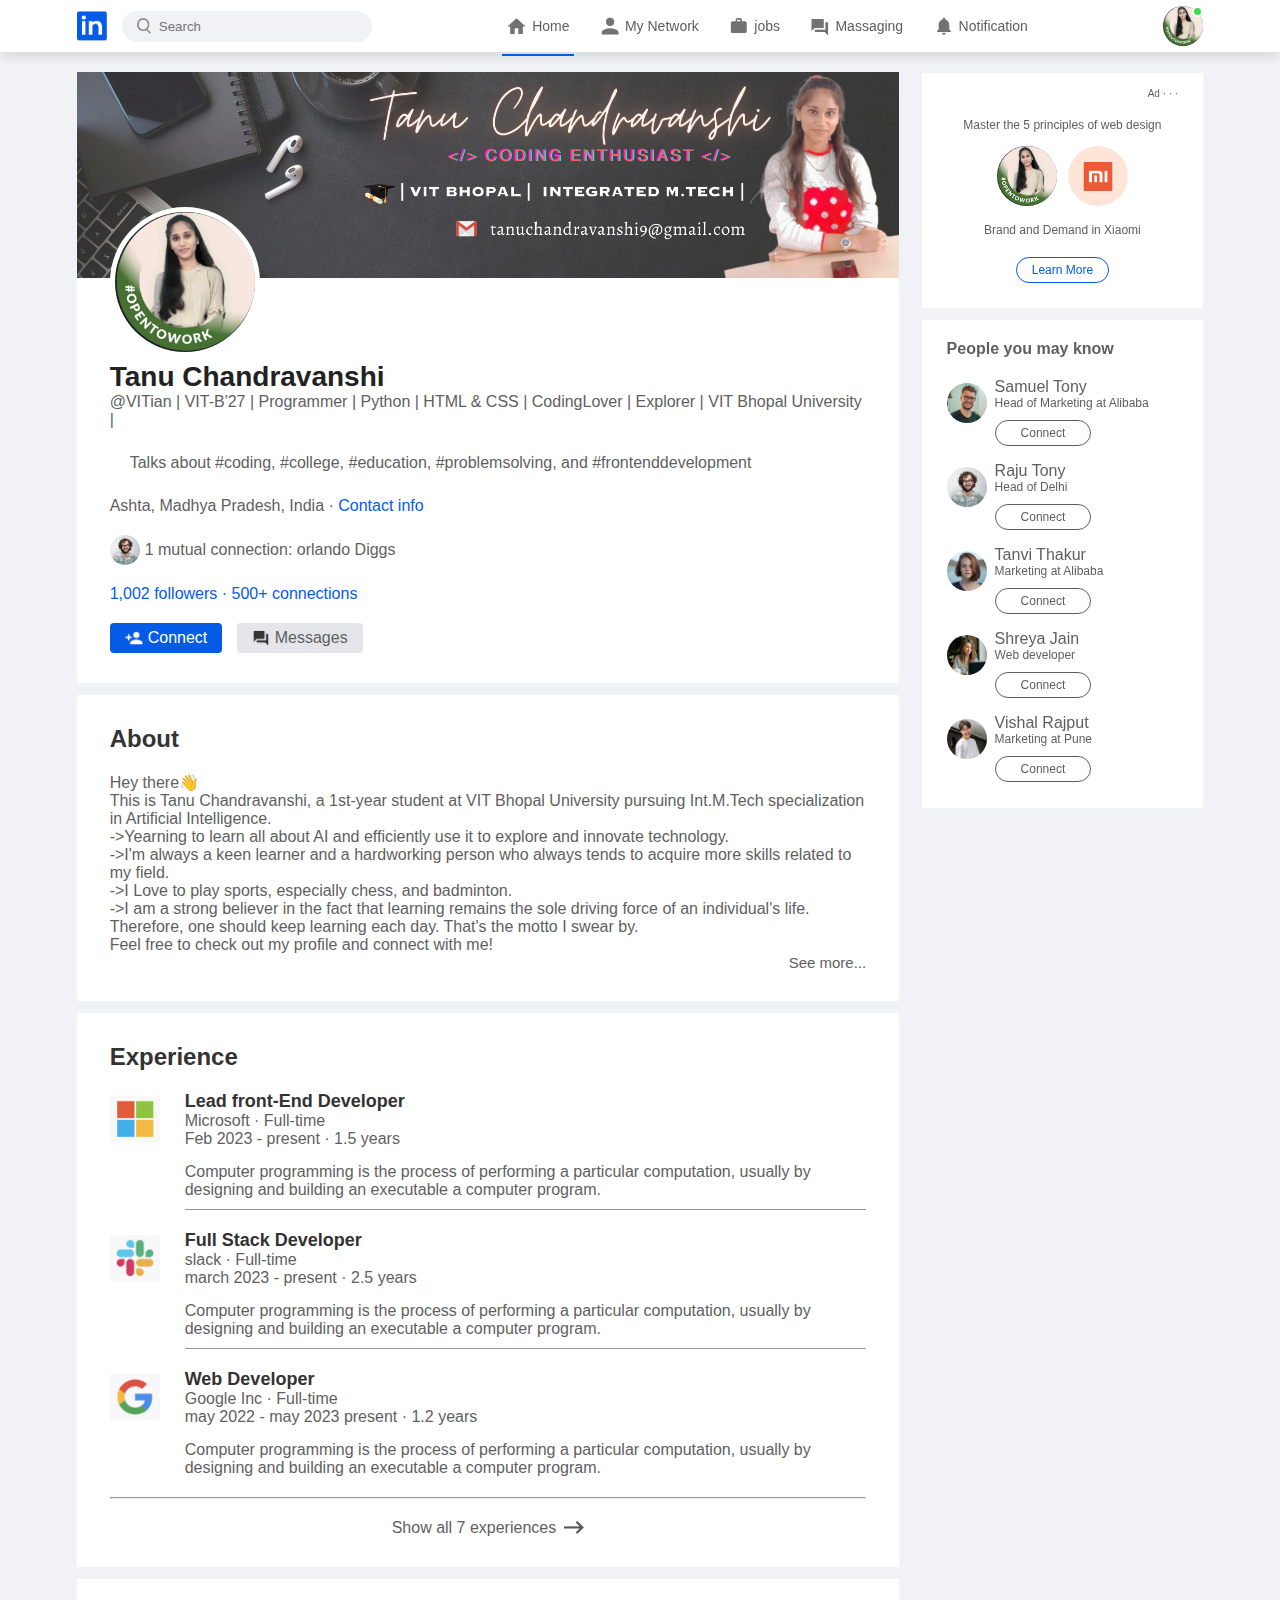
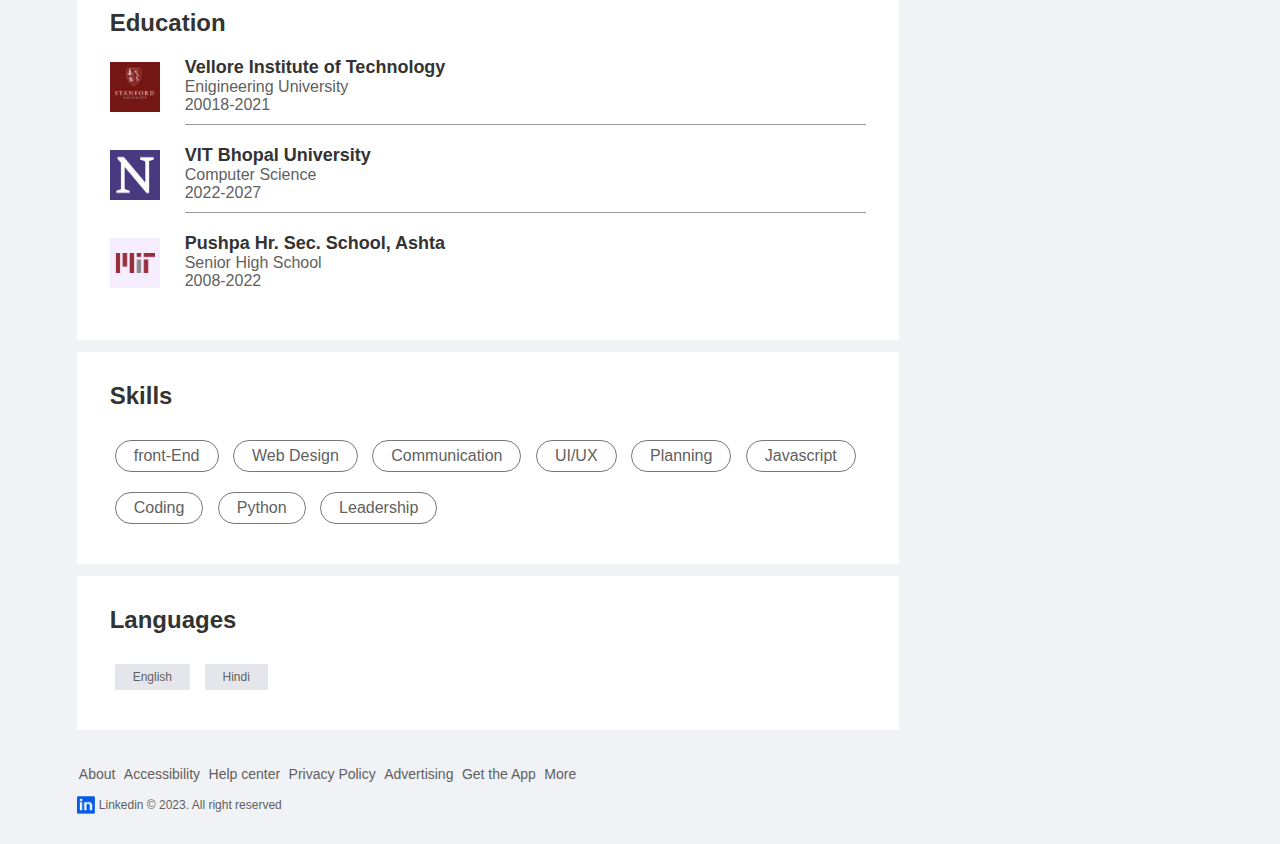
<file: profilee.html>
<!DOCTYPE html>
<html lang="en">

<head>
    <meta charset="UTF-8">
    <meta http-equiv="X-UA-Compatible" content="IE=edge">
    <meta name="viewport" content="width=device-width, initial-scale=1.0">
    <title>Linkedin Website</title>
    <link rel="stylesheet" href="style.css">
</head>

<body>

    <nav class="navbar">
        <div class="navbar-left">
            <a href="index.html" class="logo"><img src="images/logo.png"></a>

            <div class="search-box">
                <img src="images/search.png">
                <input type="text" placeholder="Search">
            </div>
        </div>
        <div class="navbar-center">
            <ul>
                <li><a href="#" class="active-link"><img src="images/home.png"> <span>Home</span></a></li>
                <li><a href="#"><img src="images/network.png"> <span>My Network</span></a></li>
                <li><a href="#"><img src="images/jobs.png"> <span>jobs</span></a></li>
                <li><a href="#"><img src="images/message.png"> <span>Massaging</span></a></li>
                <li><a href="#"><img src="images/notification.png"> <span>Notification</span></a></li>
            </ul>
        </div>
        <div class="navbar-right">
            <div class="online">
                <img src="images/tr.png" class="nav-profile-img" onclick="toggleMenu()">
            </div>

        </div>
        <!---------------------profile-drop  down menu---------------------->
        <div class="profile-menu-wrap" id="profileMenu">
            <div class="profile-menu">
                 <div id="dark-btn" >
                <span></span>

            </div>

                <div class="user-info">
                    <img src="images/tr.png">
                    <div>
                        <h3>Tanu Chandravanshi</h3>
                        <a href="profilee.html">See Your Profile</a>
                    </div>
                </div>
                <hr>
                <a href="#" class="profile-menu-link">
                    <img src="images/feedback.png">
                    <p>Give Feedback</p>
                    <span></span>
                </a>
                <a href="#" class="profile-menu-link">
                    <img src="images/setting.png">
                    <p>Setting & Privacy</p>
                    <span></span>
                </a>

                <a href="#" class="profile-menu-link">
                    <img src="images/help.png">
                    <p>Help & Support</p>
                    <span></span>
                </a>
                <a href="#" class="profile-menu-link">
                    <img src="images/display.png">
                    <p>Display & Accessibility</p>
                    <span></span>
                </a>
                <a href="#" class="profile-menu-link">
                    <img src="images/logout.png">
                    <p>Logout</p>
                    <span></span>
                </a>


            </div>
        </div>





    </nav>

 <!----------------------------navbar close---------------------------->
 <div class="container">
    <div class="profile-main">
        <div class="profile-container">
            <img src="images/banner.png" width="100%">
            <div class="profile-container-inner">
                <img src="images/tr.png" class="profile-pic">
                <h1>Tanu Chandravanshi </h1>

                <b>@VITian | VIT-B'27 | Programmer | Python | HTML & CSS | CodingLover | Explorer | VIT Bhopal
                    University |</b>

                <p class="space">Talks about #coding, #college, #education, #problemsolving, and
                    #frontenddevelopment</p>
                <p>Ashta, Madhya Pradesh, India &middot; <a href="#">Contact info</a></p>
                <div class="mutual-connection">
                    <img src="images/user-2.png">
                    <span>1 mutual connection: orlando Diggs</span>
                </div>
                <p><a href="#">1,002 followers &middot;
                        500+ connections </a></p>
                <div class="profile-btn">
                    <a href="#" class="primary-btn"><img src="images/connect.png">Connect</a>
                    <a href="#"><img src="images/chat.png">Messages</a>
                </div>
            </div>
        </div>

        <div class="profile-description">
            <h2>About</h2>
            <p>Hey there👋
            <p> This is Tanu Chandravanshi, a 1st-year student at VIT Bhopal University pursuing Int.M.Tech
                specialization in Artificial Intelligence.</p>

            <p>->Yearning to learn all about AI and efficiently use it to explore and innovate technology.</p>

            <p> ->I'm always a keen learner and a hardworking person who always tends to acquire more skills related
                to my field.</p>

            <p>->I Love to play sports, especially chess, and badminton.</p>

            <p>->I am a strong believer in the fact that learning remains the sole driving force of an individual's
                life. Therefore, one should keep learning each day. That's the motto I swear by.</p>

            <p>Feel free to check out my profile and connect with me!</p>
            </p>
            <a href="#" class="see-more-link">See more...</a>
        </div>

        <div class="profile-description">
            <h2>Experience</h2>
            <div class="profile-desc-row">
                <img src="images/microsoft.png">
                <div>
                    <h3>Lead front-End Developer</h3>
                    <b>Microsoft &middot; Full-time</b>
                    <b>Feb 2023 - present &middot; 1.5 years</b>
                    <p>Computer programming is the process of performing a particular computation, usually by
                        designing and building an executable a computer program.</p>
                    <hr>
                </div>

            </div>
            <div class="profile-desc-row">
                <img src="images/slack.png">
                <div>
                    <h3>Full Stack Developer</h3>
                    <b>slack &middot; Full-time</b>
                    <b>march 2023 - present &middot; 2.5 years</b>
                    <p>Computer programming is the process of performing a particular computation, usually by
                        designing and building an executable a computer program.</p>
                    <hr>
                </div>

            </div>
            <div class="profile-desc-row">
                <img src="images/google.png">
                <div>
                    <h3>Web Developer</h3>
                    <b>Google Inc &middot; Full-time</b>
                    <b>may 2022 - may 2023 present &middot; 1.2 years</b>
                    <p>Computer programming is the process of performing a particular computation, usually by
                        designing and building an executable a computer program.</p>

                </div>

            </div>
            <hr>
            <a href="#" class="experience-link">Show all 7 experiences <img src="images/right-arrow.png"></a>


        </div>
        <div class="profile-description">
            <h2>Education</h2>
            <div class="profile-desc-row">
                <img src="images/stanford.png">
                <div>
                    <h3>Vellore Institute of Technology</h3>
                    <b>Enigineering University</b>
                    <b>20018-2021</b>
                    <hr>

                </div>

            </div>

            <div class="profile-desc-row">
                <img src="images/north.png">
                <div>
                    <h3>VIT Bhopal University</h3>
                    <b>Computer Science</b>
                    <b>2022-2027</b>
                    <hr>
                </div>

            </div>
            <div class="profile-desc-row">
                <img src="images/mit.png">
                <div>
                    <h3>Pushpa Hr. Sec. School, Ashta</h3>
                    <b>Senior High School </b>
                    <b>2008-2022</b>

                </div>

            </div>
        </div>
        <div class="profile-description">
            <h2>Skills</h2>
            <a href="#" class="skills-btn">front-End</a>
            <a href="#" class="skills-btn">Web Design</a>
            <a href="#" class="skills-btn">Communication</a>
            <a href="#" class="skills-btn">UI/UX</a>
            <a href="#" class="skills-btn">Planning</a>
            <a href="#" class="skills-btn">Javascript</a>
            <a href="#" class="skills-btn">Coding</a>
            <a href="#" class="skills-btn">Python</a>
            <a href="#" class="skills-btn">Leadership</a>
        </div>
        <div class="profile-description">
            <h2>Languages</h2>
            <a href="#" class="language-btn">English</a>
            <a href="#" class="language-btn">Hindi</a>

        </div>


    </div>

    <!------profile-sidebar------------>
    <div class="profile-sidebar">
        <div class="sidebar-ad">
            <small>Ad &middot; &middot; &middot;</small>
            <p> Master the 5 principles of web design</p>
            <div>
                <img src="images/tr.png">
                <img src="images/mi-logo.png">
            </div>
            <b>Brand and Demand in Xiaomi</b>
            <a href="#" class="ad-link">Learn More</a>
        </div>
        <div class="sidebar-people">
            <h3>People you may know</h3>
            <div class="sidebar-people-row">
                <img src="images/user-1.png">
                <div>
                    <h2>Samuel Tony</h2>
                    <p>Head of Marketing at Alibaba</p>
                    <a href="#">Connect</a>
                </div>


            </div>

            <div class="sidebar-people-row">
                <img src="images/user-2.png">
                <div>
                    <h2> Raju Tony</h2>
                    <p>Head of Delhi</p>
                    <a href="#">Connect</a>
                </div>


            </div>

            <div class="sidebar-people-row">
                <img src="images/user-3.png">
                <div>
                    <h2>Tanvi Thakur</h2>
                    <p>Marketing at Alibaba</p>
                    <a href="#">Connect</a>
                </div>


            </div>

            <div class="sidebar-people-row">
                <img src="images/user-4.png">
                <div>
                    <h2>Shreya Jain</h2>
                    <p>Web developer</p>
                    <a href="#">Connect</a>
                </div>


            </div>

            <div class="sidebar-people-row">
                <img src="images/user-5.png">
                <div>
                    <h2>Vishal Rajput</h2>
                    <p> Marketing at Pune</p>
                    <a href="#">Connect</a>
                </div>


            </div>

        </div>

    </div>
</div>

<div class="profile-footer">
    <div class="sidebar-useful-links">
        <a href="#">About</a>
        <a href="#">Accessibility</a>
        <a href="#">Help center</a>
        <a href="#">Privacy Policy</a>
        <a href="#">Advertising</a>
        <a href="#">Get the App</a>
        <a href="#">More</a>

        <div class="copyright-msg">
            <img src="images/logo.png">
            <p>Linkedin &#169; 2023. All right reserved</p>

        </div>

    </div>

</div>




    </div>
    <script src="javascript.js"></script>

</body>

</html>
</file>
<file: style.css>
* {
    margin: 0;
    padding: 0;
    font-family: 'poppins',sans-serif;
    box-sizing:border-box;
}

:root{
    --body-color:#5f5f5f;
    --nav-color:#fff;
    --bg-color:#f0f2f5;


}

.dark-theme{
    --body-color:#0a0a0a;
    --nav-color:#000;
    --bg-color:#000;
}


body{
    background: var(--bg-color);
    color:var(--body-color);
    transition: background 0.3s;;

}
a{
    text-decoration: none;
    color:#5f5f5f;
}


.navbar{
    display: flex;
    align-items: center;
    justify-content: space-between;
    background: #fff;
    padding:6px 6%;
    position: sticky;
    top:0;
    z-index:100;
    box-shadow: 0 5px 10px rgba(0,0,0,0.1);
}
.logo img{
    width:30px;
    margin-right: 15px;
    display: block;
}
.navbar-center ul li{
    display:inline-block;
    list-style: none;
}
.navbar-center ul li a{
    display: flex;
    align-items: center;
    font-size:14px;
    margin:5px 8px;
    padding-right:5px;
    position: relative;
     
} 
.navbar-center ul li a img{
    width:30px;

}
.navbar-center ul li a::after{
    content: '';
    width:0;
    height:2px;
    background: #045be6;
    position:absolute;
    bottom:-15px;
    transition: width 0.3s;
}
.navbar-center ul li a:hover::after,.navbar-center ul li a.active-link::after{
    width:100%;
}

.nav-profile-img{
    width:40px;
    border-radius:50%;
    display: block;
    cursor: pointer;
    position: relative;
}
.online{
    position: relative;
}
.online::after{
    content:'';
    width:7px;
    height:7px;
    border:2px solid #fff;
    border-radius: 50%;
    top:0px;
    right: 0px;
    background: #41db51;
    position: absolute;
    
}
.search-box{
    background: #f0f2f5;
    width: 250px;
    border-radius: 20px;
    display: flex;
    align-items: center;
    padding: 0 15px;
}
.navbar-left{
    display:flex;
    align-items:center;
}
.search-box img{
    width: 14px;
}

.search-box input{
    width:100%;
    background: transparent;
    padding:8px;
    outline: none;
    border:0;
}

/*--------navbar end-----------*/

.container{
    display: flex;
    flex-wrap: wrap;
    justify-content: space-between;
    padding: 20px 6%;
}
/*--------left sidebar-----------*/
.left-sidebar{
    flex-basis: 25%;
    align-self:flex-start; 
    position: sticky; 
    top:73px;
 }
 .sidebar-profile-box{
    background: #fff;
 }
 .sidebar-profile-info{
    padding:0 25px;
 }
 .sidebar-profile-info img{
    width:90px;
    border-radius: 50%;
    background: #fff;
    padding:4px;
    margin-top:-45px;
 }

 .sidebar-profile-info h1{
    font-size: 20px;
    font-weight: 600;
    color:#222;
 }
 .sid eb ar-profile-info h3{
    font-size: 14px;
    font-weight: 500;
    color:#777;
 }
 .sidebar-profile-info ul{
    list-style:none;
    margin:20px 0;
 }

 .sidebar-profile-info ul li{
    width:100%;
    margin:5px 0;
    font-size:13px;
 }
 .sidebar-profile-info ul li span{
    float:right;
    color:#045be6;
 }

.sidebar-profile-link{
    display:flex;
    align-items: center;
    border-top:1px solid #ccc;
}
.sidebar-profile-link a{
    flex-basis:50%;
    display:flex;
    align-items: center;
    justify-content: center;
    padding:15px 0;
    font-size: 13px;
    border-left: 1px solid #ccc;
}

.sidebar-profile-link a:first-child{
    border-left:0;
}
.sidebar-profile-link a img{
    width:20px;
    margin-right:10px;
}
.sidebar-activity{
    background: #fff;
    padding:5px 25px;
    margin: 12px 0;
}
.sidebar-activity h3{
    color:#777;
    font-size:14px;
    font-weight:500;
    margin:20px 0 10px;
}
.sidebar-activity a{
    display:flex;
    align-items: center;
    font-size:12px;
    font-weight:500;
    color:#888;
    margin: 3px 0;
}

.sidebar-activity a img{
    width:20px;
    margin-right: 10px;
}

.discover-more-link{
    border-top: 1px solid  #ccc;
    text-align:center;
    margin-top:20px;
    margin-left:-25px;
    margin-right:-25px;
}

.discover-more-link a{
    color:#045be6;
    display:inline-block;
    margin:10px 0;
}




 /*--------right sidebar-----------*/
 .right-sidebar{
    flex-basis: 25%;
    align-self:flex-start;
    position: sticky; 
    top:73px;
 }
 .sidebar-news{
    background: #fff;
    padding:10px 25px;
 }

 .info-icon{
    width:15px;
    float:right;
    margin-top:15px;
 }

 .sidebar-news h3{
    font-size:18px;
    font-weight:600;
    color: #333;
    margin:10px 0 30px;
 }
.sidebar-news a{
    display:block;
    font-size: 12px;
    font-weight: 600    ;
    margin-top:10px;
    margin-bottom: -5px;

}
.sidebar-news span{
    font-size:12px;
}

.sidebar-news .read-more-link{
    color: #045be6;
    font-weight: 500;
    margin:20px 0 10px;
}

.sidebar-ad{
    background: #fff;
    padding: 15px 25px;
    text-align: center;
    margin: 12px 0;
    font-size: 12px;
}
.sidebar-ad img{
    width:60px;
    border-radius:50%;
    margin:4px;
}

.sidebar-ad small{
    float: right;
    font-weight:500;
}
.sidebar-ad p{
    margin-top: 30px;
    margin-bottom: 10px;
}
.sidebar-ad b{
    display: block;
    font-weight:500;
    margin-top:10px;
}
.ad-link{
    display:inline-block;
    border:1px solid #045be6;
    border-radius:30px;
    padding:5px 15px;
    color:#045be6;
    font-weight: 500;
    margin:20px auto 10px;
}
.sidebar-useful-links{
    padding:15px 25px;
    text-align: center;
}

.sidebar-useful-links a{
    display: inline-block;
    font-size:14px;
    margin:4px 2px; 
}
.copyright-msg{
    display:flex;
    align-items: center;
    justify-content: center;
    font-size: 12px;
    margin-top:10px;
    font-weight:500;
}
.copyright-msg img{
    width:18px;
    margin-right:4px;
}


/*--------------main content-----*/
.main-content{
    flex-basis: 47%;
}
.create-post{
    background: #fff;
}
.create-post-input{
    padding:20px 25px 10px;
    display:flex;
    align-items: flex-start;
}
.create-post-input img{
    width:35px;
    border-radius: 50px;
    margin-right:10px;
}
.create-post-input textarea{
    width:100%;
    border:0;
    outline:0;
    resize:none;
    background: transparent;
    margin-top: 8px;
}
::placeholder{
    font-weight:500;
}
.create-post-links{
    display: flex;
    align-items:flex-start;
}
.create-post-links li{
    list-style: none;
    border-top: 1px solid #ccc;
    border-right: 1px solid #ccc;
    border-radius: 1px solid #ccc;
    flex-basis:25%;
    height:40px;
    font-size:13px;
    display:flex;
    align-items: center;
    justify-content: center;
    cursor:pointer;

}

.create-post-links li img{
     width:15px;
     margin-right:5px;
}

.create-post-links li:last-child{
    background: #045be6;
    color: #fff;
    border-top:0;
    border-right:0;
}
.sort-by{
    display:flex;
    align-items: center;
    margin:10px 0;
}
.sort-by hr{
    flex:1;
    border:0;
    height:1px;
    background: #ccc;
}
.sort-by p{
    font-size:13px;
    padding-left:5px;
}
.sort-by p span{
    font-weight: 600;
    cursor:pointer;
}

.sort-by p span img{
    width:12px;
    margin-left: 3px;
}
.post{
    background:#fff;
    padding:20px 25px 5px;
    margin:5px 0 15px;
}
.post-author{
    display:flex;
    align-items: flex-start;
    margin-bottom: 20px;
}
.post-author img{
    width:35px;
    border-radius: 50%;
    margin-right:10px;
}
.post-author h1{
    font-size:18px;
    font-weight:600;
    color:#333;
}
.post-author small{
    display:block;
    margin-bottom:-2px;
}
.post p{
    font-size:14px;
    margin-bottom:15px;
}
.post-stats{
    display:flex;
    flex-wrap:wrap;
    align-items: center;
    justify-content: space-between;
    font-size:12px;
    border-bottom:1px solid #ccc;
    padding-bottom: 6px;
}
.post-stats{
    display: flex;
    align-items: center;
}
.post-stats div{
    display: flex;
    align-items: ce;
}
.post-stats img{
    width:15px;
    margin-right:-5px;
}
.liked-users{
    margin-left:10px;
}
.post-activity{
    display:flex;
    align-items: center;
    justify-content: space-between;
    padding:10px 0;
    font-size: 14px;
    font-weight: 500;
}
.post-activity div{
    display: flex;
    align-items: center;

}
.post-activity-user-icon{
    width:22px;
    border-radius:50%;
}
.post-activity-arrow-icon{
    width:12px;
    margin-left: 5px;
}
.post-activity-link img{
    width:18px;
    margin-right: 8px;
}

.load-more-btn{
    display: block;
    margin:auto;
    cursor:pointer;
    padding:5px 10px;
    border:1px solid #9a9a9a;
    color:#626262;
    background: transparent;
    border-radius: 4px;
}

/*------------------------profile-drop-down-menu--------------------*/
.profile-menu-wrap{
    position:absolute;
    top:90%;
    right:5%;
    width:320px;
    max-height: 0;
    overflow:hidden;
    transition:max-height 0.3s ;
    
    
}
.profile-menu-wrap.open-menu{
    max-height:400px;
}
.profile-menu{
    background: #222;
    color:#fff;
    padding:20px;
    margin:10px;
}
#dark-btn{
    position:absolute;
    top:20px;
    right:20px;
    background: #ccc;
    width:45px;
    border-radius: 15px;
    padding:2px 3px;
    cursor:pointer;
    display:flex;
    transition: padding-left 0.5s, background 0.5s;
}

#dark-btn span{
    width:18px;
    height: 18px;
    background: #fff;
    border-radius: 50%;
    display:inline-block;
}
#dark-btn.dark-btn-on{
    padding-left: 23px;
    background: #0a0a0a;
}
.user-info{
    display:flex;
    align-items:center;
}
.user-info img{
    width: 50px;
    border-radius:50%;
    margin-right:15px;
}

.user-info h3{
    font-weight: 500;
    margin-bottom: -7px;
}
.user-info a{
    color:#c9dbf8;
    font-size: 13px;
}

.profile-menu hr{
    border:0;
    height:1px;
    width:100%;
    background:#fff;
    margin:15px 0 10px;
}
.profile-menu-link{
    display:flex;
    align-items: center;
    color:#fff;
    margin:12px 0;
    font-size:14px;
}
.profile-menu-link p{
    width:100%;
}
.profile-menu-link img{
    width:35px;
    border-radius: 50%;
    margin-right: 15px;
}



/*----------------------profile-page------------*/

.profile-main{
    flex-basis:73%;
}
.profile-sidebar{
    flex-basis:25%;
    align-self: flex-start;
    position:sticky;
    top:73px;
}
.profile-container{
    background: #fff;
}
.profile-container-inner{
    padding: 0 4% 10px;
}

.profile-pic{
    width:150px;
    border-radius: 50%;
    margin-top: -75px;
    padding: 5px;
    background: #fff;
}

.profile-container h1{
    font-size: 28px;
    font-weight: 600;
    color:#222;
}
.profile-container b{
    font-weight:500;
}
.profile-container p{
    margin-top: 5px;
}
.profile-container p a{
    color:#045be6;
    font-weight:500; 
}
.mutual-connection{
    display:flex;
    align-items: center;
    margin: 20px 0;
}
.mutual-connection img{
    width: 30px;
    border-radius:50%;
    margin-right: 5px;
}
.profile-btn{
    margin:20px 0;
}
.profile-btn a {
    display:inline-flex;
    align-items: center;
    background: #e4e6eb;
    padding: 6px 15px;
    border-radius: 4px;
    margin-right: 10px;

}
.profile-btn a img{
    width:18px;
    margin-right:5px;
}
.profile-btn .primary-btn{
    background: #045be6;
    color: #fff;
}
.profile-description{
    background: #fff;
    padding: 20px 4% 30px;
    margin:12px 0;
}
.profile-description h2{
    color:#333;
    margin:10px 0 20px;
    font-weight:600;
}
.space{
    padding:20px;
}
.see-more-link{
    display: block;
    text-align: right;
    font-size:15px;
}

.profile-desc-row{
    display:flex;
    align-items:flex-start;
    margin: 20px 0;
}
.profile-desc-row img{
    width: 50px;
    margin-right: 25px;
    margin-top: 5px;
}

.profile-desc-row div{
    width:100%;
}

.profile-desc-row h3{
    font-size:18px;
    font-weight:600;
    color:#333;
}

.profile-desc-row b{
    display: block;
    font-weight: 500;
    font-size:15;
}
.profile-desc-row p{
    margin-top: 15px;
}

.profile-desc-row hr{
    border:0;
    border-bottom: 1px solid #999;
    margin-top: 10px;
}
.experience-link{
    display: flex;
    align-items: center;
    justify-content: center;
    padding-top: 20px;
    font-weight: 500;
}
.experience-link img{
    width: 20px;
    margin-left: 8px;
}
.skills-btn{
    display:inline-block;
    margin:10px 5px;
    padding:6px 18px;
    border:1px solid #777;
    border-radius: 30px;
    font: size 12px;
    font-weight: 500;

}
.language-btn{
    display:inline-block;
    margin: 10px 5px;
    padding:6px 18px;
    background: #e4e6eb;
    font-size:12px;
    font-weight: 500;
}


/*-----------------profile-right-sidebar-----------*/

.profile-sidebar .sidebar-ad{
    margin:0;
}

.sidebar-people{
    background: #fff;
    padding:10px 25px;
    margin:12px 0;
    font-size: 12px;
}
.sidebar-people h3{
    font-size:16px;
    font-weight: 600;
    margin:10px 0 20px;
}
.sidebar-people-row{
    display:flex;
    align-items:flex-start;
    margin:6px 0;
}
.sidebar-people-row img{
    width:40px;
    border-radius:50%;
    margin-right: 8px;
    margin-top: 5px;
}

.sidebar-people-row h2{
    font-weight:500;
    font-size:16px;
}
.sidebar-people-row a{
    display: inline-block;
    margin:10px 0;
    padding:5px 25px;
    border:1px solid #5f5f5f;
    border-radius:30px;
    font-weight:500;
}

.profile-footer{
    padding: 0 6% 30px;
}

.profile-footer .sidebar-useful-links{
    text-align: left;
    padding:0;
}
.profile-footer .copyright-msg{
     justify-content: flex-start;
}

#showMoreLink{
    display:none;
}



/*----------------media query for small screen--------------*/
@media (max-width: 900px){
    .search-box{
        background: transparent;
       
        display:none;
    }
    
    .search-box input{
        width:0;
        padding:0;
    }
    .navbar-center ul li a span{
        display:none;
    }
    .navbar-center ul li a{
        padding-right: 0;
        margin:5px;
    }
    .nav-profile-img{
        width:30px;
    }
    .container{
        padding: 15px 3%;
    }
    .left-sidebar, .right-sidebar{
        flex-basis:100%;
        position:relative;
        top:unset;
    }
    .main-content{
        flex-basis:100%;
    }
    .post-stats div{
        margin:2px 0;
    }
    .post-activity-link span{
        display:none;
    }
    .post-activity-link img{
        margin-right:0;
    }
    .profile-main, .profile-sidebar{
        flex-basis:100%;
    }
    .profile-container{
        font-size: 14px;
    }
    .profile-pic{
        width:100px;
        margin-top:-50px;

    }
    .profile-description{
        font-size:14px;
    }
    #showMoreLink{
        display:block;
        width:fit-content;
        margin:10px auto;
        font-size:14px;
        cursor:pointer;
    }
    .sidebar-activity{
        display:none;
    }
    .sidebar-activity.open-activity{
        display:block; 
    }
    .right-sidebar{
        display: none;
    }
    .left-sidebar{
        display: none;
    }
   
   
}
</file>
